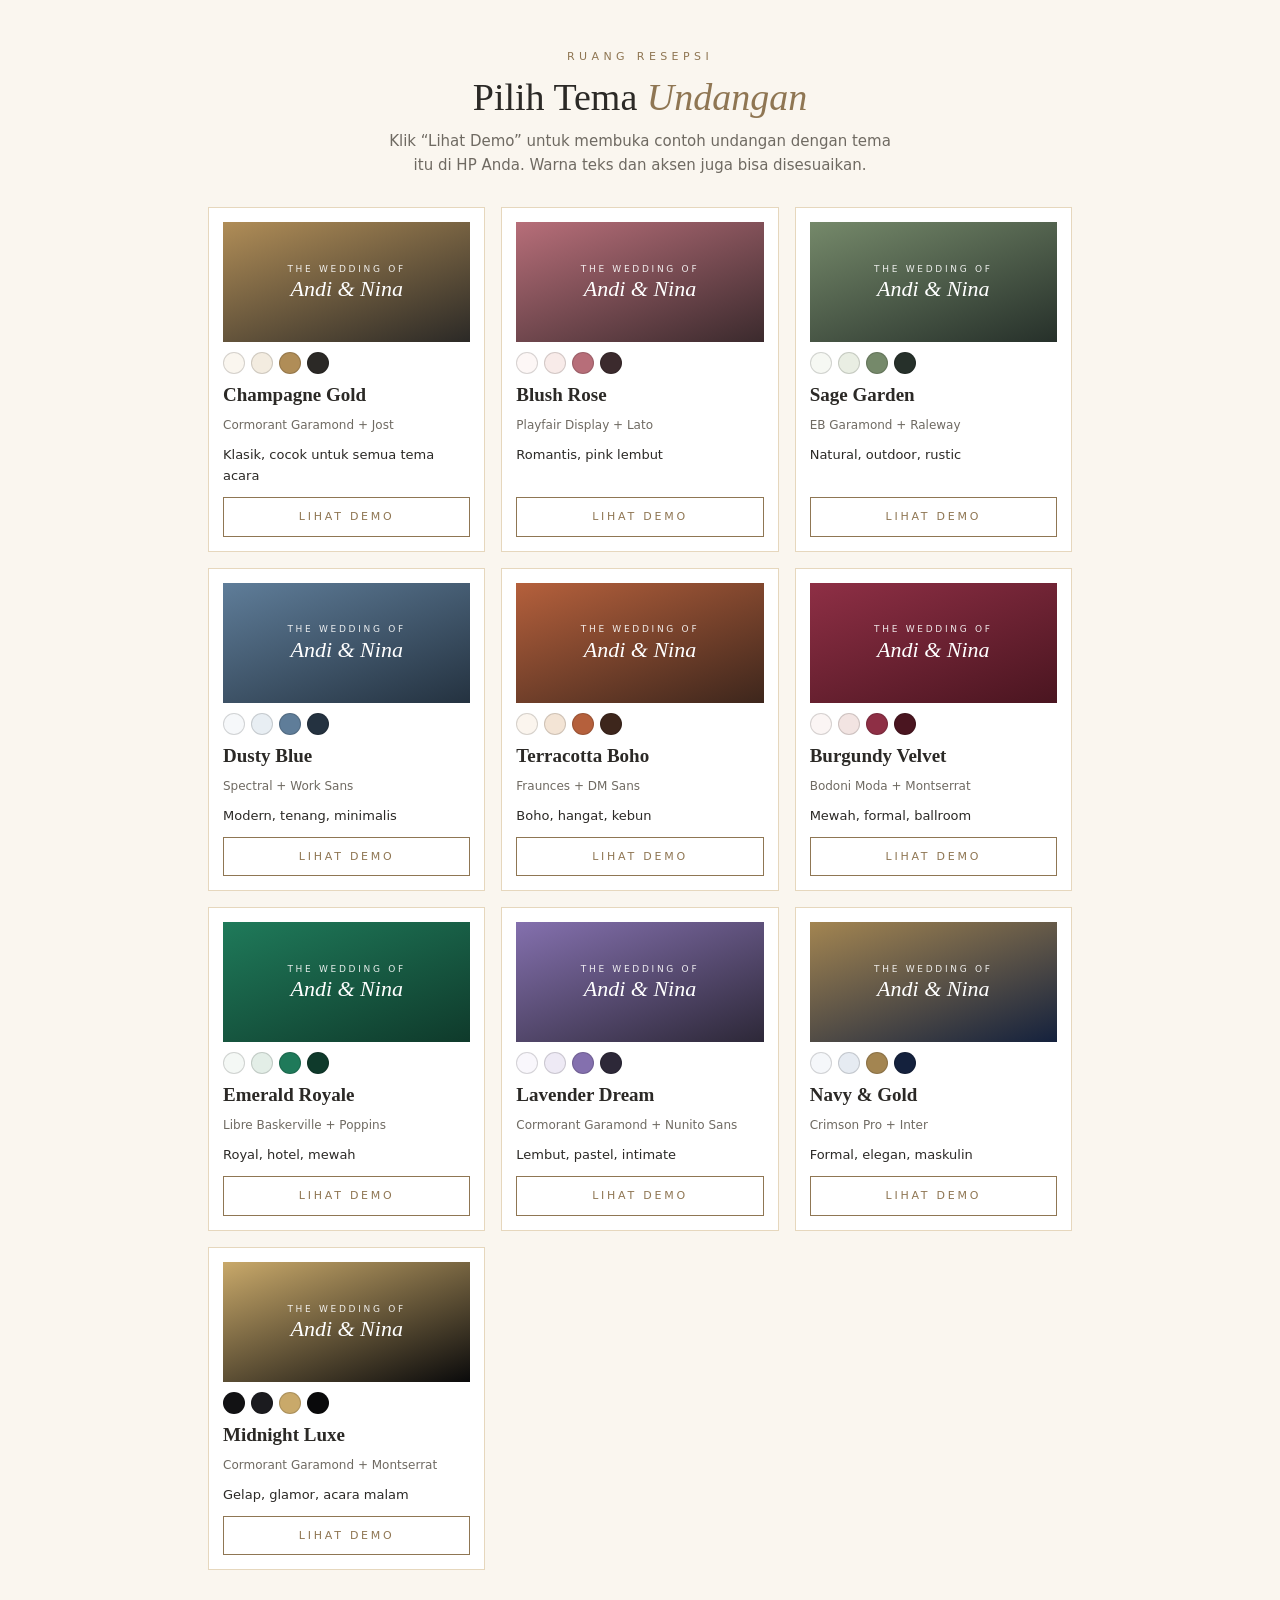
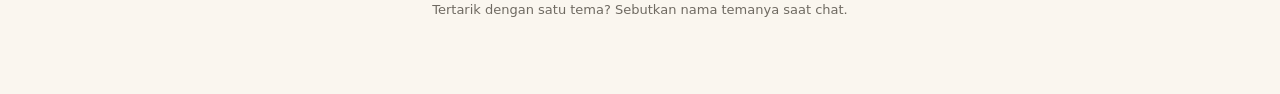
<file: katalog.html>
<!DOCTYPE html>
<html lang="id"><head><meta charset="utf-8">
<meta name="viewport" content="width=device-width, initial-scale=1, viewport-fit=cover">
<title>Katalog Tema Undangan Digital · Ruang Resepsi</title>
<meta name="description" content="10 pilihan tema warna undangan pernikahan digital. Klik untuk melihat contoh langsung.">
<meta name="theme-color" content="#faf6ef">
<link rel="icon" href="data:,">
<style>
:root{--bg:#faf6ef;--tx:#2b2926;--mu:#6f6a62;--ac:#8f7653;--ln:#e6d7bd;color-scheme:light;box-sizing:border-box;padding-top:env(safe-area-inset-top,0px);padding-bottom:env(safe-area-inset-bottom,0px)}
*,*::before,*::after{box-sizing:inherit}
body{margin:0;background:var(--bg);color:var(--tx);font:15px/1.6 system-ui,-apple-system,"Segoe UI",sans-serif;text-align:center}
main{max-width:900px;margin:0 auto;padding:48px 18px 60px}
.eb{font-size:11px;letter-spacing:.4em;text-transform:uppercase;color:var(--ac)}
h1{font:400 38px/1.15 Georgia,"Times New Roman",serif;margin:10px 0}
h1 em{color:var(--ac)}
p.s{color:var(--mu);max-width:520px;margin:0 auto 30px}
.gr{display:grid;gap:16px;grid-template-columns:repeat(auto-fill,minmax(250px,1fr));text-align:left}
.c{background:#fff;border:1px solid var(--ln);padding:14px;display:flex;flex-direction:column;gap:10px}
.pv{height:120px;display:flex;flex-direction:column;justify-content:center;align-items:center;color:#fff;text-align:center}
.pv i{font:italic 22px Georgia,serif}.pv small{font-size:9px;letter-spacing:.3em;text-transform:uppercase;opacity:.9}
.sw{display:flex;gap:6px}.sw span{width:22px;height:22px;border-radius:50%;border:1px solid rgba(0,0,0,.15)}
.c b{font:600 19px Georgia,serif}.c .f{font-size:12px;color:var(--mu)}.c .d{font-size:13px}
.c a{margin-top:auto;text-align:center;text-decoration:none;color:var(--ac);border:1px solid var(--ac);padding:10px;font-size:11px;letter-spacing:.25em;text-transform:uppercase}
.c a:hover{background:var(--ac);color:#fff}
.n{margin-top:30px;font-size:13px;color:var(--mu)}
</style></head><body><main>
<div class="eb">Ruang Resepsi</div>
<h1>Pilih Tema <em>Undangan</em></h1>
<p class="s">Klik “Lihat Demo” untuk membuka contoh undangan dengan tema itu di HP Anda. Warna teks dan aksen juga bisa disesuaikan.</p>
<div class="gr" id="gr"></div>
<p class="n">Tertarik dengan satu tema? Sebutkan nama temanya saat chat.</p>
</main>
<script>
/* nama, kunci (sama dengan themes.js), latar gelap cover, aksen, warna lembut 1, warna lembut 2, font, cocok untuk */
var T=[["Champagne Gold","champagne","#2b2926","#b08d57","#faf6ef","#f3ece0","Cormorant Garamond + Jost","Klasik, cocok untuk semua tema acara"],
["Blush Rose","blush","#3b2a2d","#b76e79","#fdf7f6","#f8ebe9","Playfair Display + Lato","Romantis, pink lembut"],
["Sage Garden","sage","#26302a","#75896a","#f6f8f3","#e9eee3","EB Garamond + Raleway","Natural, outdoor, rustic"],
["Dusty Blue","dustyblue","#243240","#5f7d99","#f6f8fa","#e8eef3","Spectral + Work Sans","Modern, tenang, minimalis"],
["Terracotta Boho","terracotta","#3d261c","#b5603c","#fbf5ee","#f3e4d5","Fraunces + DM Sans","Boho, hangat, kebun"],
["Burgundy Velvet","burgundy","#4a1520","#8e2f45","#fbf5f4","#f2e4e2","Bodoni Moda + Montserrat","Mewah, formal, ballroom"],
["Emerald Royale","emerald","#0f3a2b","#1f7a5a","#f4f8f5","#e3eee7","Libre Baskerville + Poppins","Royal, hotel, mewah"],
["Lavender Dream","lavender","#2d2838","#8470ae","#f9f7fc","#eeeaf5","Cormorant Garamond + Nunito Sans","Lembut, pastel, intimate"],
["Navy & Gold","navy","#14213d","#a38551","#f5f7fa","#e6ebf2","Crimson Pro + Inter","Formal, elegan, maskulin"],
["Midnight Luxe","midnight","#0a0a0b","#c9a96a","#121214","#1b1b1f","Cormorant Garamond + Montserrat","Gelap, glamor, acara malam"]];
document.getElementById("gr").innerHTML=T.map(function(t){
 return '<div class="c"><div class="pv" style="background:linear-gradient(160deg,'+t[3]+','+t[2]+')"><small>The Wedding of</small><i>Andi &amp; Nina</i></div>'+
 '<div class="sw"><span style="background:'+t[4]+'"></span><span style="background:'+t[5]+'"></span><span style="background:'+t[3]+'"></span><span style="background:'+t[2]+'"></span></div>'+
 '<b>'+t[0]+'</b><div class="f">'+t[6]+'</div><div class="d">'+t[7]+'</div>'+
 '<a href="./?theme='+t[1]+'" target="_blank" rel="noopener">Lihat Demo</a></div>'}).join("");
</script></body></html>
</file>
